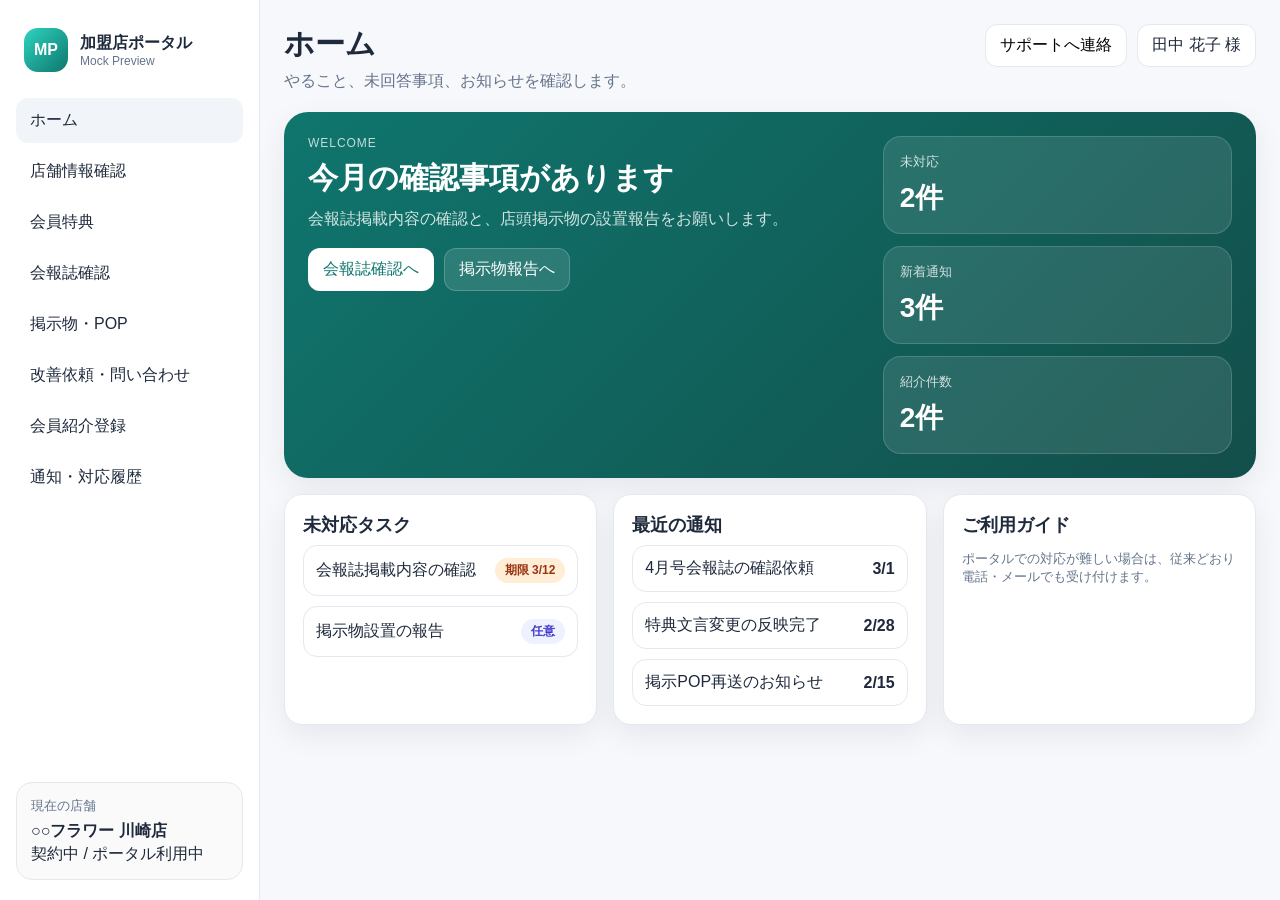
<file: portal.html>
<!DOCTYPE html>
<html lang="ja">
<head>
  <meta charset="UTF-8" />
  <meta name="viewport" content="width=device-width, initial-scale=1.0" />
  <title>加盟店ポータルモックアップ</title>
  <link rel="stylesheet" href="portal.css" />
</head>
<body>
  <div class="portal-shell">
    <aside class="portal-sidebar" id="sidebar">
      <div class="portal-brand">
        <div class="logo">MP</div>
        <div>
          <div class="brand-main">加盟店ポータル</div>
          <div class="brand-sub">Mock Preview</div>
        </div>
      </div>

      <nav class="portal-nav">
        <button class="portal-nav-item active" data-page="home">ホーム</button>
        <button class="portal-nav-item" data-page="store">店舗情報確認</button>
        <button class="portal-nav-item" data-page="benefits">会員特典</button>
        <button class="portal-nav-item" data-page="magazine">会報誌確認</button>
        <button class="portal-nav-item" data-page="posters">掲示物・POP</button>
        <button class="portal-nav-item" data-page="requests">改善依頼・問い合わせ</button>
        <button class="portal-nav-item" data-page="referral">会員紹介登録</button>
        <button class="portal-nav-item" data-page="history">通知・対応履歴</button>
      </nav>

      <div class="portal-side-box">
        <div class="label">現在の店舗</div>
        <div class="value">○○フラワー 川崎店</div>
        <div class="sub">契約中 / ポータル利用中</div>
      </div>
    </aside>

    <main class="portal-main">
      <header class="portal-topbar">
        <div class="title-wrap">
          <button id="menuToggle" class="icon-btn mobile-only">☰</button>
          <div>
            <h1 id="pageTitle">ホーム</h1>
            <p id="pageDesc">やること、未回答事項、お知らせを確認します。</p>
          </div>
        </div>
        <div class="top-actions">
          <button class="ghost-btn">サポートへ連絡</button>
          <div class="account-chip">田中 花子 様</div>
        </div>
      </header>

      <section class="page active" data-page="home">
        <div class="hero">
          <div>
            <div class="eyebrow">Welcome</div>
            <h2>今月の確認事項があります</h2>
            <p>会報誌掲載内容の確認と、店頭掲示物の設置報告をお願いします。</p>
            <div class="hero-actions">
              <button class="btn btn-primary" data-page-link="magazine">会報誌確認へ</button>
              <button class="btn btn-secondary" data-page-link="posters">掲示物報告へ</button>
            </div>
          </div>
          <div class="hero-summary">
            <div class="summary-card"><span>未対応</span><strong>2件</strong></div>
            <div class="summary-card"><span>新着通知</span><strong>3件</strong></div>
            <div class="summary-card"><span>紹介件数</span><strong>2件</strong></div>
          </div>
        </div>

        <div class="grid cols-3">
          <div class="card">
            <div class="card-title">未対応タスク</div>
            <div class="mini-list">
              <div class="mini-row"><span>会報誌掲載内容の確認</span><b class="badge warning">期限 3/12</b></div>
              <div class="mini-row"><span>掲示物設置の報告</span><b class="badge">任意</b></div>
            </div>
          </div>
          <div class="card">
            <div class="card-title">最近の通知</div>
            <div class="mini-list">
              <div class="mini-row"><span>4月号会報誌の確認依頼</span><b>3/1</b></div>
              <div class="mini-row"><span>特典文言変更の反映完了</span><b>2/28</b></div>
              <div class="mini-row"><span>掲示POP再送のお知らせ</span><b>2/15</b></div>
            </div>
          </div>
          <div class="card">
            <div class="card-title">ご利用ガイド</div>
            <p class="muted">ポータルでの対応が難しい場合は、従来どおり電話・メールでも受け付けます。</p>
          </div>
        </div>
      </section>

      <section class="page" data-page="store">
        <div class="grid cols-2">
          <div class="card">
            <div class="card-header"><h2>店舗情報</h2><span class="badge success">確認済み</span></div>
            <div class="form-grid">
              <label>店舗名<input value="○○フラワー 川崎店"></label>
              <label>担当者<input value="田中 花子"></label>
              <label>電話番号<input value="044-123-4567"></label>
              <label>メールアドレス<input value="shop-kawasaki@example.jp"></label>
              <label class="span-2">住所<input value="神奈川県川崎市川崎区..." /></label>
              <label>営業時間<input value="9:00-18:00" /></label>
              <label>定休日<input value="水曜日" /></label>
              <label class="span-2">店舗紹介文<textarea>地域密着で供花・法要装花を承っております。</textarea></label>
            </div>
            <div class="form-actions"><button class="btn btn-secondary">変更を下書き</button><button class="btn btn-primary">変更申請する</button></div>
          </div>
          <div class="card">
            <div class="card-header"><h2>反映ルール</h2></div>
            <div class="info-box">
              <p>店舗情報の変更は送信後、運営側の確認を経て反映されます。</p>
              <p>お急ぎの変更は電話でのご連絡も可能です。</p>
            </div>
          </div>
        </div>
      </section>

      <section class="page" data-page="benefits">
        <div class="grid cols-2">
          <div class="card">
            <div class="card-header"><h2>会員向け特典</h2><span class="badge">公開中</span></div>
            <div class="form-grid">
              <label class="span-2">特典名<input value="供花 5%OFF / 初回配送無料"></label>
              <label class="span-2">特典詳細<textarea>会員証ご提示で供花を5%割引。初回配送費は無料です。</textarea></label>
              <label>対象条件<input value="会員証提示"></label>
              <label>利用不可日<input value="年末年始を除く" /></label>
            </div>
            <div class="form-actions"><button class="btn btn-secondary">内容を保存</button><button class="btn btn-primary">変更申請する</button></div>
          </div>
          <div class="card">
            <div class="card-header"><h2>プレビュー</h2></div>
            <div class="preview-card">
              <h3>○○フラワー 川崎店</h3>
              <p>会員特典: 供花 5%OFF / 初回配送無料</p>
              <small>※ 実際の会報誌・Web掲載イメージのダミー表示です。</small>
            </div>
          </div>
        </div>
      </section>

      <section class="page" data-page="magazine">
        <div class="grid cols-2">
          <div class="card">
            <div class="card-header"><h2>4月号 会報誌掲載内容の確認</h2><span class="badge warning">回答待ち</span></div>
            <div class="preview-card">
              <h3>掲載予定文面</h3>
              <p>地域密着で供花・法要装花を承っております。会員さまには供花5%OFFをご提供。</p>
            </div>
            <div class="choice-grid">
              <button class="choice active">この内容で問題ない</button>
              <button class="choice">修正したい</button>
              <button class="choice">今回は掲載不要</button>
            </div>
            <label>ご連絡事項<textarea>修正がある場合のメモを入力する想定です（ダミー）。</textarea></label>
            <div class="form-actions"><button class="btn btn-primary">回答を送信</button></div>
          </div>
          <div class="card">
            <div class="card-header"><h2>スケジュール</h2></div>
            <div class="step-list">
              <div class="step done"><span>1</span><div><strong>確認依頼受信</strong><small>3/1</small></div></div>
              <div class="step current"><span>2</span><div><strong>加盟店回答</strong><small>3/12締切</small></div></div>
              <div class="step"><span>3</span><div><strong>運営確認</strong><small>3/15予定</small></div></div>
              <div class="step"><span>4</span><div><strong>掲載確定</strong><small>3/20予定</small></div></div>
            </div>
          </div>
        </div>
      </section>

      <section class="page" data-page="posters">
        <div class="grid cols-2">
          <div class="card">
            <div class="card-header"><h2>掲示物・POP</h2></div>
            <div class="mini-list">
              <div class="mini-row"><span>会員向け案内POP（A4）</span><b class="badge success">送付済み</b></div>
              <div class="mini-row"><span>掲示報告</span><b class="badge warning">未報告</b></div>
            </div>
            <label>設置状況<select><option>掲示済み</option><option>未掲示</option><option>破損・再送希望</option></select></label>
            <label>コメント<textarea>店舗入口右側に掲示、などのコメントを記入する想定です。</textarea></label>
            <div class="upload-box">写真添付エリア（ダミー）</div>
            <div class="form-actions"><button class="btn btn-primary">報告を送信</button></div>
          </div>
          <div class="card">
            <div class="card-header"><h2>備考</h2></div>
            <div class="info-box">
              <p>写真添付が難しい場合は、電話でのご報告でも対応可能です。</p>
            </div>
          </div>
        </div>
      </section>

      <section class="page" data-page="requests">
        <div class="grid cols-2">
          <div class="card">
            <div class="card-header"><h2>改善依頼への回答</h2><span class="badge danger">1件対応中</span></div>
            <div class="notice-box">
              <strong>内容:</strong> 特典適用条件の説明がわかりにくかったとのご意見がありました。店頭案内の見直しをご確認ください。
            </div>
            <label>対応内容<textarea>スタッフ間で特典条件の案内方法を統一し、店頭POPにも追記しました。</textarea></label>
            <div class="form-actions"><button class="btn btn-primary">回答を送信</button></div>
          </div>
          <div class="card">
            <div class="card-header"><h2>運営への問い合わせ</h2></div>
            <label>件名<input value="会報誌掲載写真の差し替えについて" /></label>
            <label>本文<textarea>差し替え希望の写真があります。確認をお願いします。</textarea></label>
            <div class="form-actions"><button class="btn btn-secondary">下書き保存</button><button class="btn btn-primary">送信</button></div>
          </div>
        </div>
      </section>

      <section class="page" data-page="referral">
        <div class="grid cols-2">
          <div class="card">
            <div class="card-header"><h2>会員紹介登録</h2></div>
            <div class="form-grid">
              <label>紹介日<input value="2026-03-08" /></label>
              <label>被紹介者名<input value="山田 太郎" /></label>
              <label>電話番号<input value="090-0000-0000" /></label>
              <label>関係性<select><option>来店客</option><option>既存顧客</option><option>知人紹介</option></select></label>
              <label class="span-2">補足<textarea>葬祭サービスに関心あり。後日担当より案内希望。</textarea></label>
            </div>
            <div class="form-actions"><button class="btn btn-primary">紹介を登録</button></div>
          </div>
          <div class="card">
            <div class="card-header"><h2>紹介履歴</h2></div>
            <table class="table">
              <thead><tr><th>紹介日</th><th>氏名</th><th>状態</th></tr></thead>
              <tbody>
                <tr><td>2026/02/10</td><td>山田 太郎</td><td><span class="badge success">成立</span></td></tr>
                <tr><td>2026/03/01</td><td>高橋 次郎</td><td><span class="badge">確認中</span></td></tr>
              </tbody>
            </table>
          </div>
        </div>
      </section>

      <section class="page" data-page="history">
        <div class="grid cols-2">
          <div class="card">
            <div class="card-header"><h2>通知履歴</h2></div>
            <div class="mini-list">
              <div class="mini-row"><span>4月号会報誌の確認依頼</span><b>2026/03/01</b></div>
              <div class="mini-row"><span>掲示POP再送のお知らせ</span><b>2026/02/15</b></div>
              <div class="mini-row"><span>特典内容変更の反映完了</span><b>2026/02/28</b></div>
            </div>
          </div>
          <div class="card">
            <div class="card-header"><h2>対応履歴</h2></div>
            <div class="mini-list">
              <div class="mini-row"><span>店舗情報変更申請</span><b>承認済み</b></div>
              <div class="mini-row"><span>改善依頼回答</span><b>完了</b></div>
              <div class="mini-row"><span>会員紹介登録</span><b>1件成立</b></div>
            </div>
          </div>
        </div>
      </section>
    </main>
  </div>

  <script src="portal.js"></script>
</body>
</html>
</file>
<file: portal.css>
*{box-sizing:border-box}
:root{
  --bg:#f7f8fc; --panel:#fff; --line:#e6e8ef; --text:#1e293b; --muted:#64748b;
  --primary:#0f766e; --primary-soft:#ccfbf1; --success:#16a34a; --warning:#d97706; --danger:#dc2626;
  --radius:18px; --shadow:0 10px 30px rgba(2,6,23,.07);
}
html,body{margin:0;padding:0;font-family:-apple-system,BlinkMacSystemFont,"Segoe UI",sans-serif;background:var(--bg);color:var(--text)}
button,input,select,textarea{font:inherit}
.portal-shell{display:grid;grid-template-columns:260px 1fr;min-height:100vh}
.portal-sidebar{background:#ffffff;border-right:1px solid var(--line);padding:20px 16px;display:flex;flex-direction:column;gap:18px}
.portal-brand{display:flex;align-items:center;gap:12px;padding:8px}
.logo{width:44px;height:44px;border-radius:14px;background:linear-gradient(135deg,#2dd4bf,#0f766e);color:#fff;display:grid;place-items:center;font-weight:800}
.brand-main{font-weight:800}
.brand-sub{font-size:12px;color:var(--muted)}
.portal-nav{display:flex;flex-direction:column;gap:6px}
.portal-nav-item{border:0;background:transparent;text-align:left;padding:12px 14px;border-radius:12px;cursor:pointer;color:var(--text)}
.portal-nav-item.active,.portal-nav-item:hover{background:#f1f5f9}
.portal-side-box{margin-top:auto;border:1px solid var(--line);background:#fafafa;border-radius:16px;padding:14px}
.portal-side-box .label,.muted{color:var(--muted);font-size:13px}
.portal-side-box .value{font-weight:700;margin:6px 0 2px}
.portal-main{padding:24px}
.portal-topbar{display:flex;justify-content:space-between;align-items:flex-start;gap:16px;margin-bottom:20px}
.title-wrap{display:flex;gap:12px;align-items:flex-start}
h1{margin:0 0 6px;font-size:30px}
h2,h3{margin:0}
#pageDesc{margin:0;color:var(--muted)}
.top-actions{display:flex;gap:10px;align-items:center;flex-wrap:wrap}
.account-chip,.ghost-btn,.btn,.choice,.icon-btn{border-radius:12px;padding:10px 14px;border:1px solid var(--line);background:#fff;cursor:pointer}
.account-chip{background:#fff}
.hero{display:grid;grid-template-columns:1.6fr 1fr;gap:16px;background:linear-gradient(135deg,#0f766e,#134e4a);color:#fff;padding:24px;border-radius:24px;box-shadow:var(--shadow);margin-bottom:16px}
.eyebrow{font-size:12px;letter-spacing:.08em;text-transform:uppercase;opacity:.75}
.hero h2{font-size:30px;margin:8px 0 10px}
.hero p{margin:0;color:rgba(255,255,255,.82)}
.hero-actions{display:flex;gap:10px;margin-top:18px;flex-wrap:wrap}
.btn{border-color:transparent}
.btn-primary{background:#fff;color:#0f766e}
.btn-secondary{background:rgba(255,255,255,.12);color:#fff;border-color:rgba(255,255,255,.2)}
.hero-summary{display:grid;gap:12px}
.summary-card{background:rgba(255,255,255,.1);border:1px solid rgba(255,255,255,.16);padding:16px;border-radius:18px}
.summary-card span{display:block;font-size:13px;opacity:.8}
.summary-card strong{display:block;font-size:28px;margin-top:8px}
.grid{display:grid;gap:16px;margin-bottom:16px}
.cols-3{grid-template-columns:repeat(3,minmax(0,1fr))}
.cols-2{grid-template-columns:repeat(2,minmax(0,1fr))}
.card{background:var(--panel);border:1px solid var(--line);border-radius:var(--radius);padding:18px;box-shadow:var(--shadow)}
.card-header{display:flex;justify-content:space-between;align-items:center;gap:12px;margin-bottom:14px}
.card-title{font-size:18px;font-weight:700;margin-bottom:8px}
.mini-list{display:flex;flex-direction:column;gap:10px}
.mini-row{display:flex;justify-content:space-between;gap:10px;align-items:center;padding:12px;border:1px solid var(--line);border-radius:14px}
.badge{display:inline-flex;align-items:center;justify-content:center;padding:4px 10px;border-radius:999px;background:#eef2ff;color:#4338ca;font-size:12px;font-weight:700}
.badge.success{background:#dcfce7;color:#166534}
.badge.warning{background:#ffedd5;color:#9a3412}
.badge.danger{background:#fee2e2;color:#991b1b}
.form-grid{display:grid;grid-template-columns:repeat(2,minmax(0,1fr));gap:14px}
.form-grid label,label{display:flex;flex-direction:column;gap:8px;font-size:13px;color:var(--muted)}
.span-2{grid-column:span 2}
input,select,textarea{border:1px solid var(--line);border-radius:12px;padding:12px;background:#fff;color:var(--text)}
textarea{min-height:110px;resize:vertical}
.form-actions{display:flex;justify-content:flex-end;gap:10px;margin-top:16px;flex-wrap:wrap}
.info-box,.preview-card,.notice-box,.upload-box{border:1px dashed #cbd5e1;background:#f8fafc;border-radius:16px;padding:16px}
.preview-card h3{margin-bottom:8px}
.choice-grid{display:grid;grid-template-columns:1fr 1fr 1fr;gap:10px;margin:14px 0}
.choice.active{background:var(--primary-soft);color:var(--primary);border-color:transparent}
.step-list{display:flex;flex-direction:column;gap:12px}
.step{display:flex;gap:12px;align-items:flex-start;padding:10px 0;border-bottom:1px solid var(--line)}
.step:last-child{border-bottom:0}
.step span{width:28px;height:28px;border-radius:50%;display:grid;place-items:center;background:#e2e8f0;font-weight:700}
.step.done span,.step.current span{background:var(--primary);color:#fff}
.step div{display:flex;flex-direction:column}
.step small{color:var(--muted)}
.table{width:100%;border-collapse:collapse}
.table th,.table td{padding:12px 10px;border-bottom:1px solid var(--line);text-align:left;font-size:14px}
.page{display:none}
.page.active{display:block}
.icon-btn.mobile-only{display:none}

@media (max-width:1080px){
  .portal-shell{grid-template-columns:1fr}
  .portal-sidebar{position:fixed;left:-100%;top:0;height:100vh;width:260px;z-index:20;transition:left .25s ease}
  .portal-sidebar.open{left:0}
  .icon-btn.mobile-only{display:block}
  .hero,.cols-3{grid-template-columns:1fr}
}
@media (max-width:720px){
  .portal-main{padding:16px}
  .portal-topbar{flex-direction:column}
  .cols-2,.cols-3,.form-grid,.choice-grid{grid-template-columns:1fr}
  .span-2{grid-column:auto}
  .table{display:block;overflow:auto;white-space:nowrap}
}
</file>
